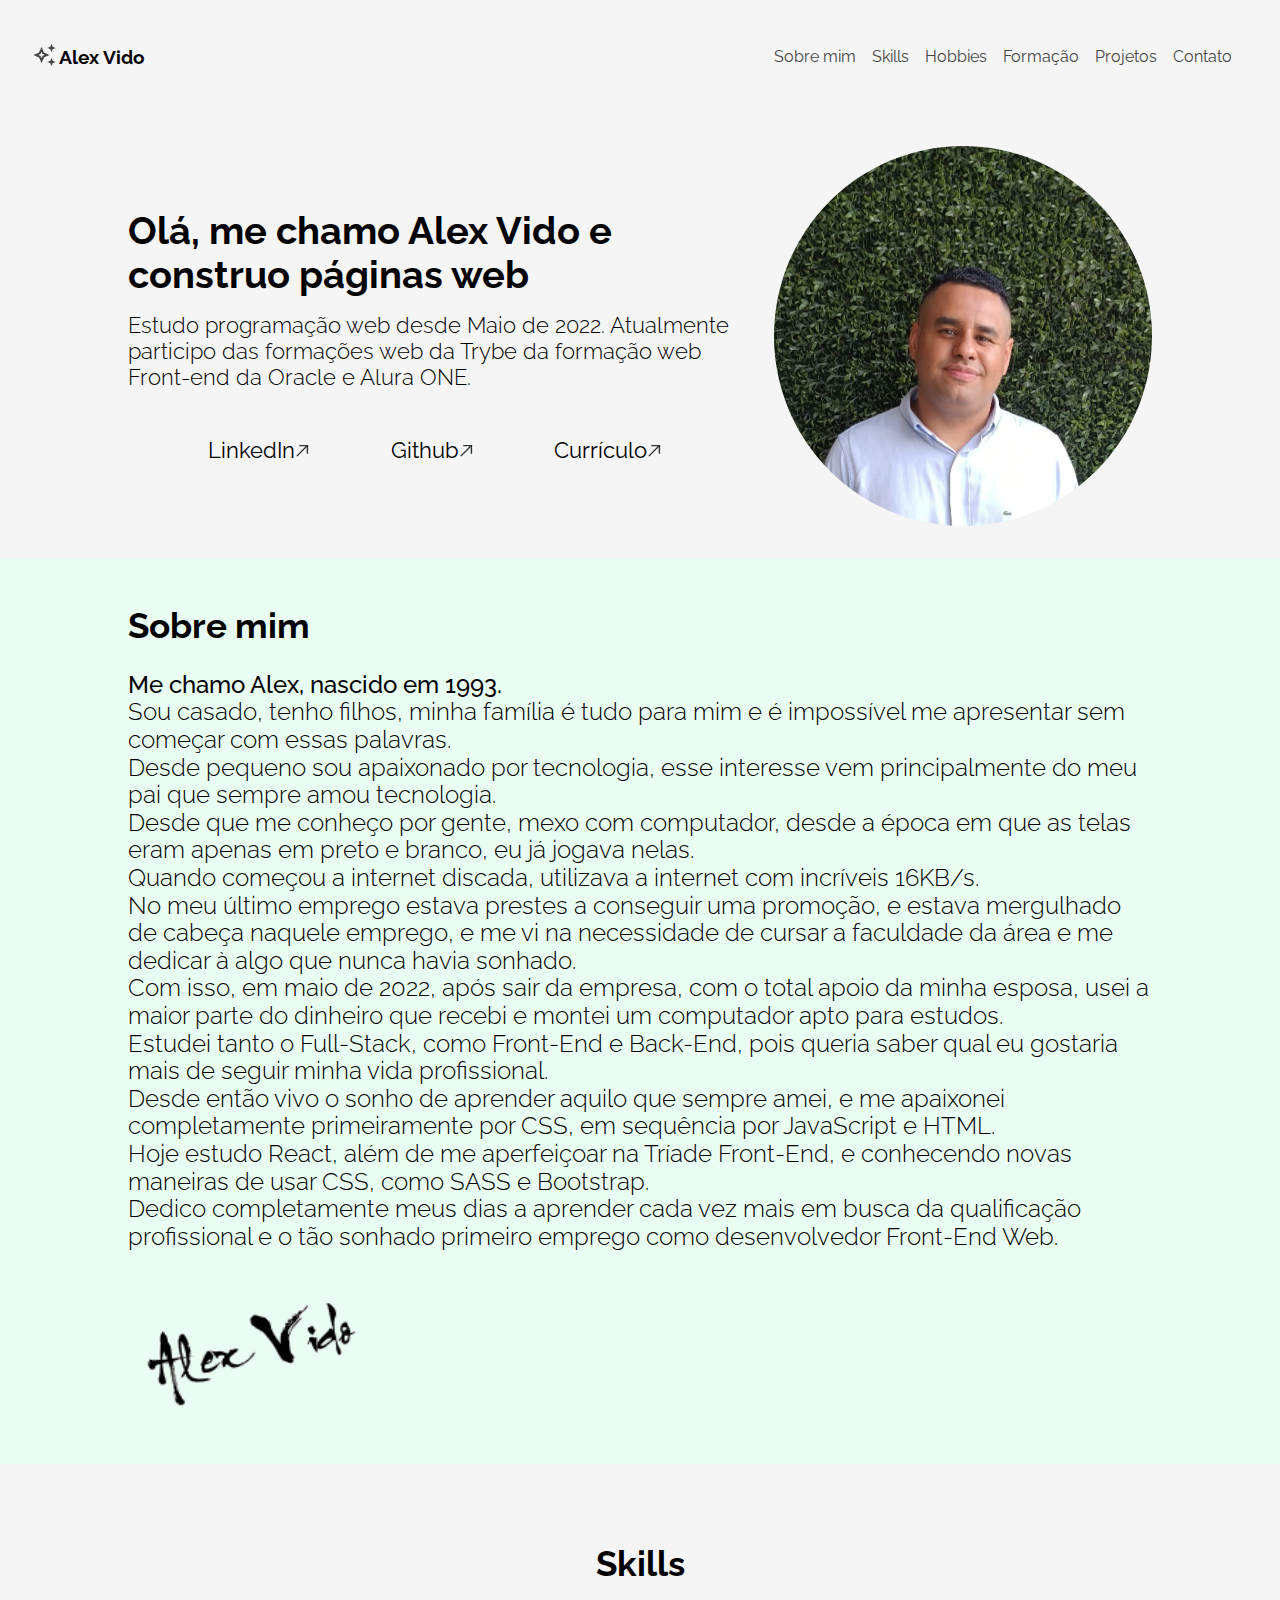
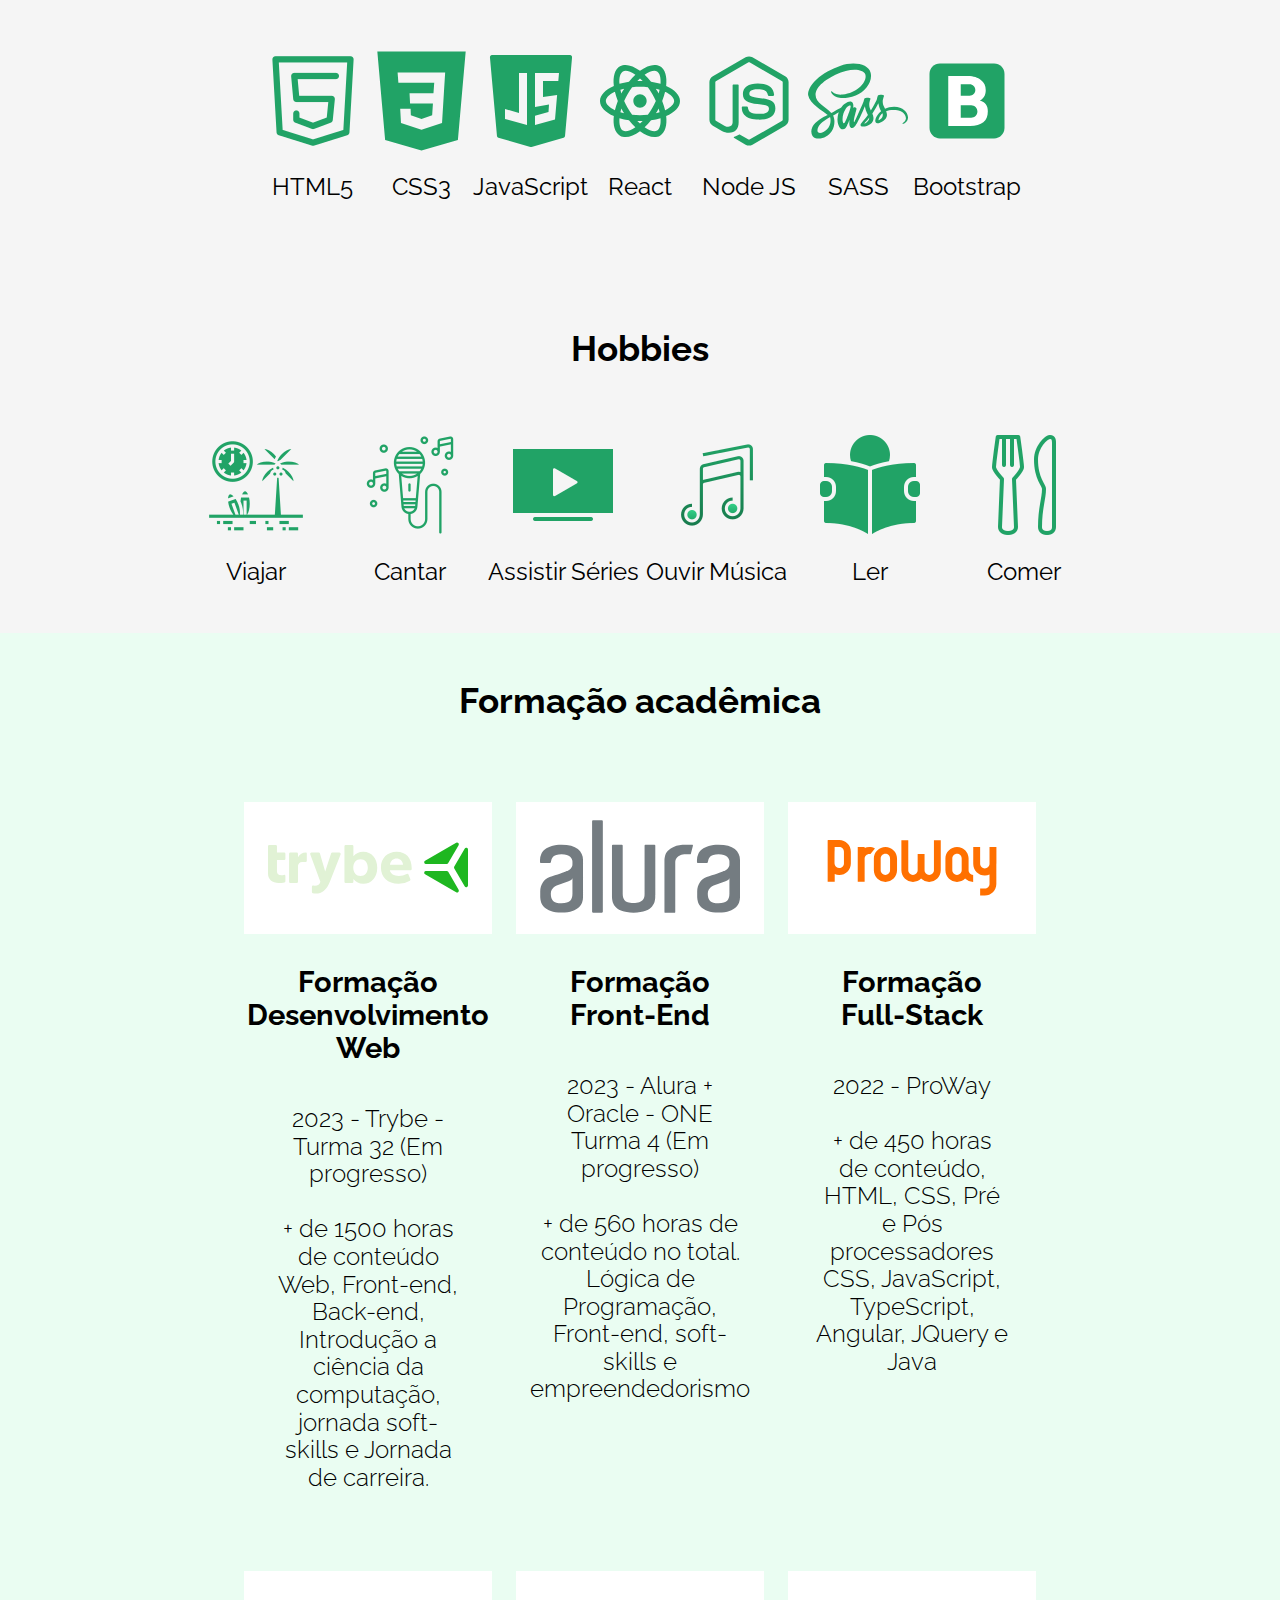
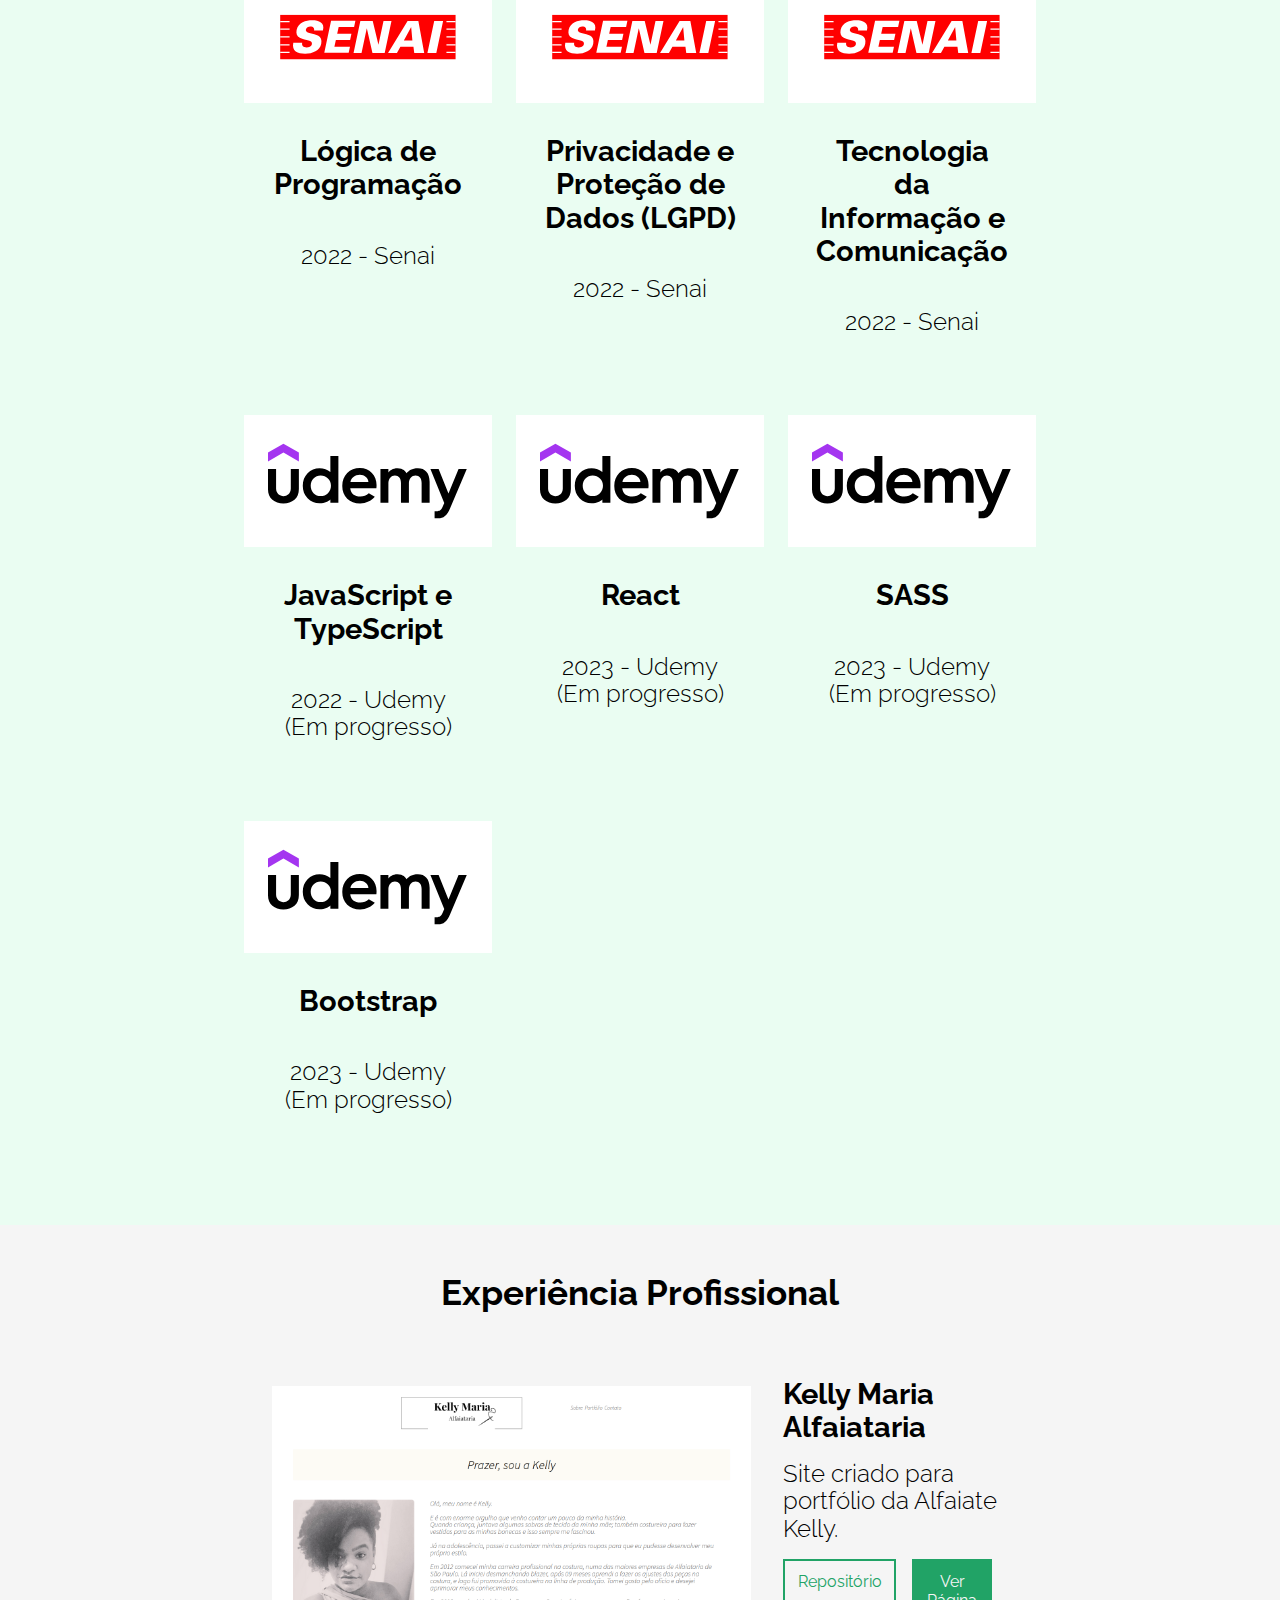
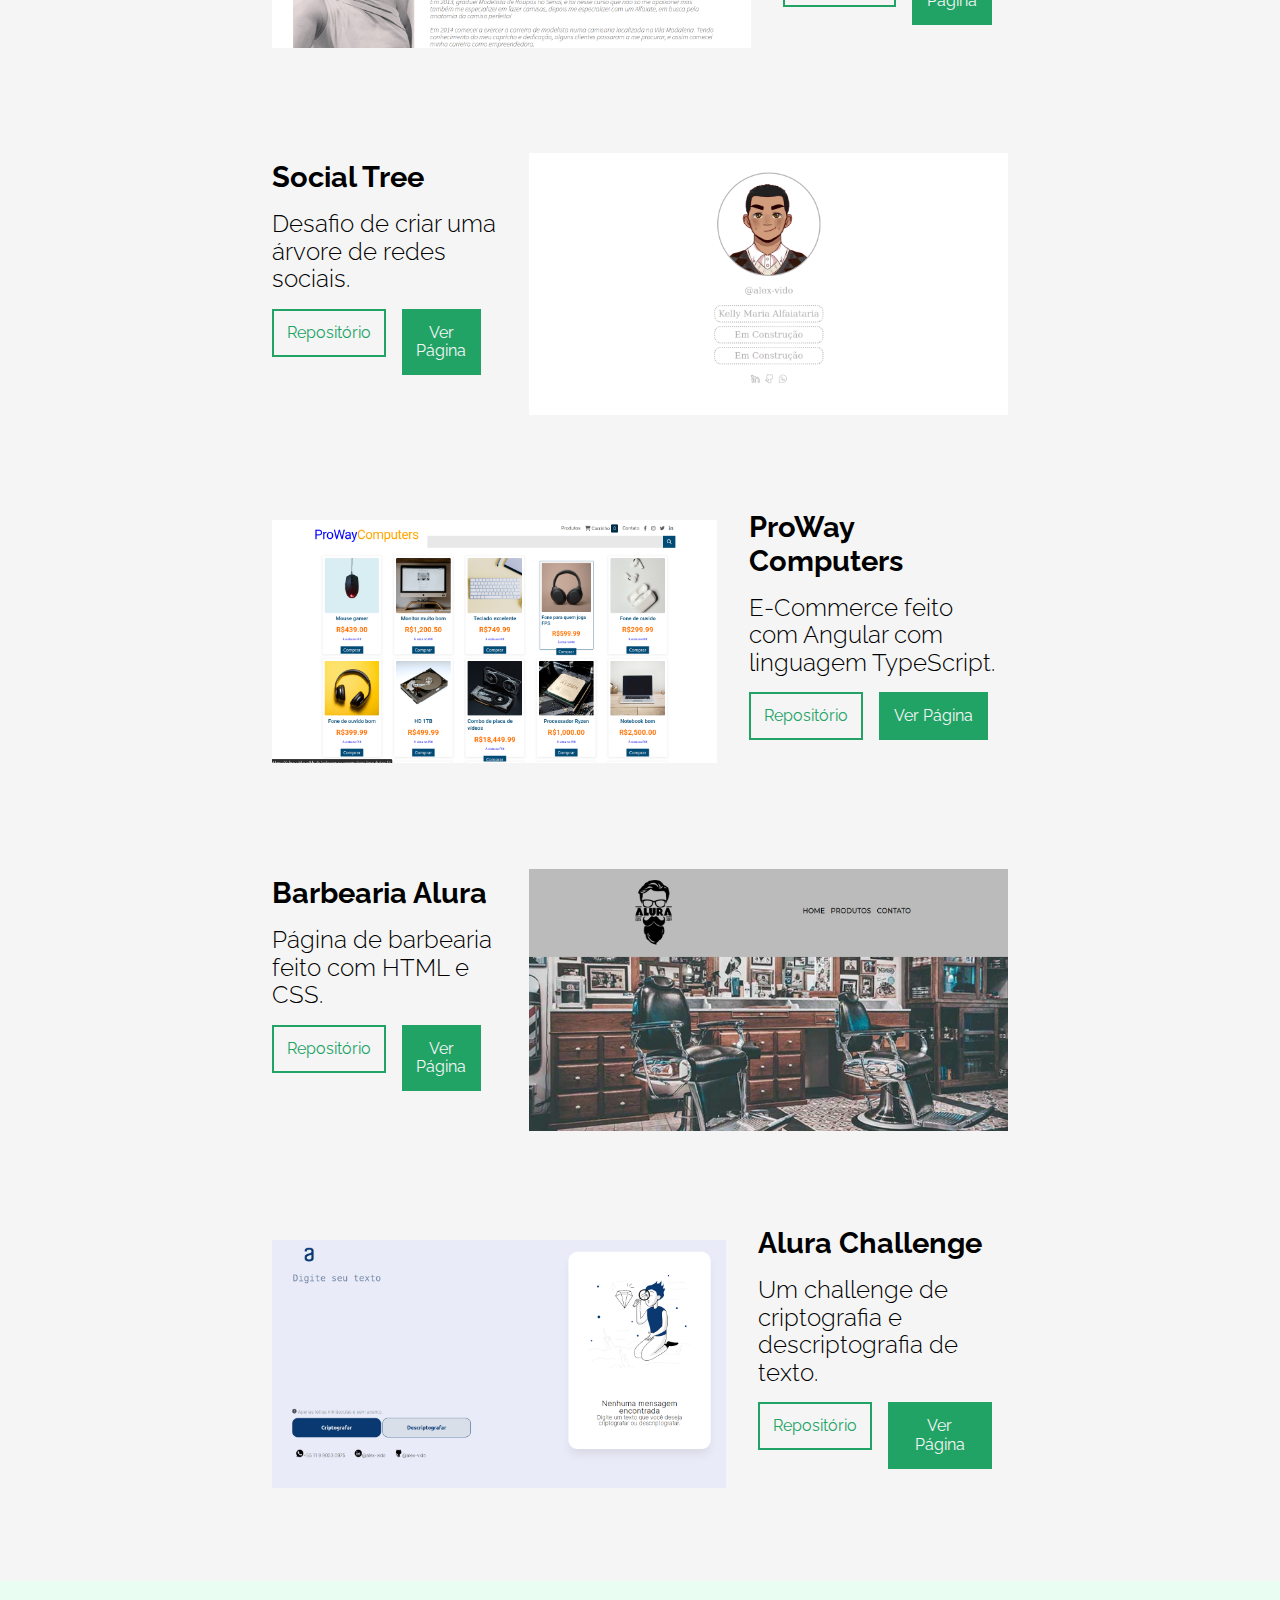
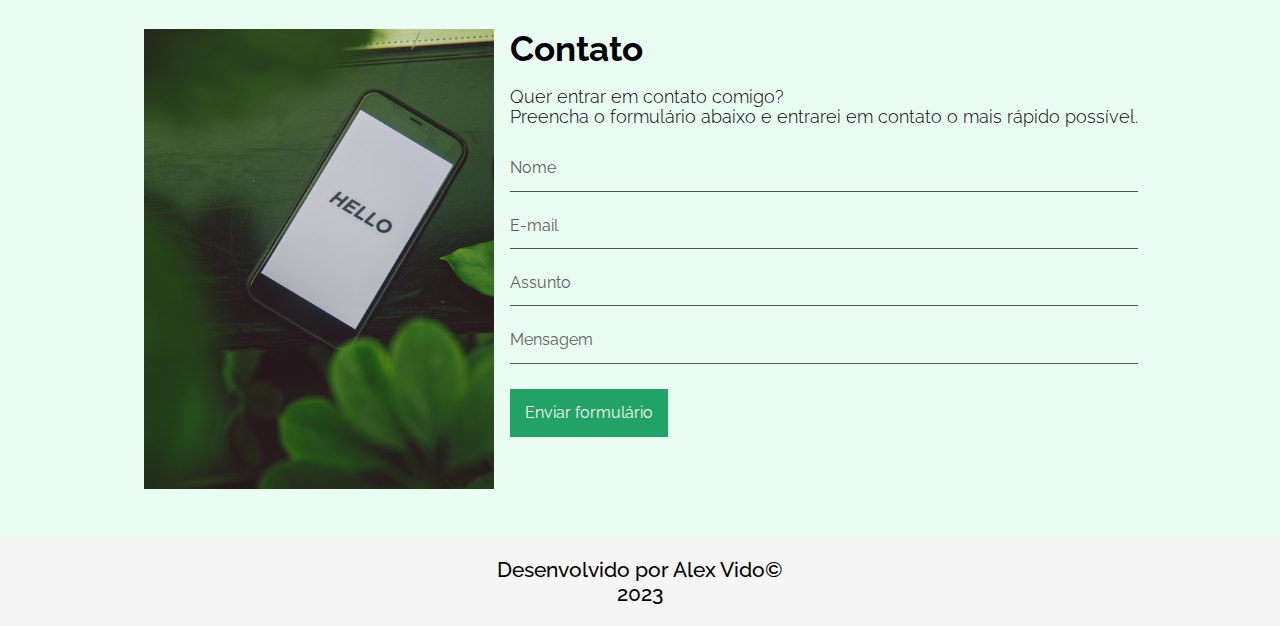
<file: index.html>
<!DOCTYPE html>
<html lang="pt-BR">
<head>
    <!-- Meta and title -->
    <meta charset="UTF-8">
    <meta http-equiv="X-UA-Compatible" content="IE=edge">
    <meta name="viewport" content="width=device-width, initial-scale=1.0">
    <title>Alex Vido | Portfólio</title>

    <!-- Google Fonts -->
    <link rel="preconnect" href="https://fonts.googleapis.com">
    <link rel="preconnect" href="https://fonts.gstatic.com" crossorigin>
    <link href="https://fonts.googleapis.com/css2?family=Raleway:ital,wght@0,100;0,300;0,500;0,600;0,700;1,300&display=swap" rel="stylesheet">

    <!-- Icons -->
    <!-- <a href="https://www.flaticon.com/br/icones-gratis/seta-para-cima-direita" title="seta para cima direita ícones">Seta para cima direita ícones criados por Freepik - Flaticon</a> -->
    <!-- <a target="_blank" href="https://icons8.com/icon/106036/logotipo-javascript">Logotipo JavaScript</a> icon by <a target="_blank" href="https://icons8.com">Icons8</a> -->
    <link rel="shortcut icon" href="./assets/img/icons/favicon.ico" type="image/x-icon">
    <link rel="apple-touch-icon" sizes="180x180" href="./assets/img/icons/apple-touch-icon.png">
    <link rel="icon" type="image/png" sizes="32x32" href="./assets/img/icons/favicon-32x32.png">
    <link rel="icon" type="image/png" sizes="16x16" href="./assets/img/icons/favicon-16x16.png">
    <link rel="manifest" href="./assets/img/icons/site.webmanifest">

    <!-- CSS -->
    <link rel="stylesheet" href="./assets/css/normalize.css">
    <link rel="stylesheet" href="./assets/css/reset.css">
    <link rel="stylesheet" href="./assets/css/style.css">
    <link rel="stylesheet" href="./assets/css/header.css">
    <link rel="stylesheet" href="./assets/css/main.css">
    <link rel="stylesheet" href="./assets/css/about.css">
    <link rel="stylesheet" href="./assets/css/skills.css">
    <link rel="stylesheet" href="./assets/css/hobbies.css">
    <link rel="stylesheet" href="./assets/css/education.css">
    <link rel="stylesheet" href="./assets/css/experience.css">
    <link rel="stylesheet" href="./assets/css/button.css">
    <link rel="stylesheet" href="./assets/css/contact.css">
    <link rel="stylesheet" href="./assets/css/footer.css">

</head>
<body>
    <header class="header">
        <nav class="header__nav">
            <h2 class="header__logo">Alex Vido</h2>
            <ul class="header__ul">
                <li class="header__item"><a href="#about" class="header__link">Sobre mim</a></li>
                <li class="header__item"><a href="#skills" class="header__link">Skills</a></li>
                <li class="header__item"><a href="#hobbies" class="header__link">Hobbies</a></li>
                <li class="header__item"><a href="#education" class="header__link">Formação</a></li>
                <li class="header__item"><a href="#experience" class="header__link">Projetos</a></li>
                <li class="header__item header__item--active"><a href="#contact" class="header__link header__link--active">Contato</a></li>
            </ul>
        </nav>
    </header>
    <main class="main" id="main">
        <div class="main__img"></div>
        <div class="main__container">
            <h1 class="title main__title">Olá, me chamo Alex Vido e construo páginas web</h1>
            <h2 class="description main__description">Estudo programação web desde Maio de 2022. Atualmente participo das formações web da Trybe da formação web Front-end da Oracle e Alura ONE.</h2>
            <nav class="main__nav">
                <ul class="main__ul">
                    <li class="main__item"><a href="https://www.linkedin.com/in/alexvido/" class="main__link" target="_blank" rel="noreferrer noopener">LinkedIn</a></li>
                    <li class="main__item"><a href="https://github.com/alex-vido/" class="main__link" target="_blank" rel="noreferrer noopener">Github</a></li>
                    <li class="main__item"><a href="https://drive.google.com/file/d/1ImylP2IdtMFeLlRan6ZRa4jPd0X-j1eK/view" class="main__link" target="_blank" rel="noreferrer noopener">Currículo</a></li>
                </ul>
            </nav>
        </div>
    </main>
    <section class="about" id="about">
        <h2 class="title">Sobre mim</h2>
        <p class="description"><b class="bold">Me chamo Alex, nascido em 1993.</b><br> Sou casado, tenho filhos, minha família é tudo para mim e é impossível me apresentar sem começar com essas palavras.<br>Desde pequeno sou apaixonado por tecnologia, esse interesse vem principalmente do meu pai que sempre amou tecnologia.<br> Desde que me conheço por gente, mexo com computador, desde a época em que as telas eram apenas em preto e branco, eu já jogava nelas.<br> Quando começou a internet discada, utilizava a internet com incríveis 16KB/s.<br> No meu último emprego estava prestes a conseguir uma promoção, e estava mergulhado de cabeça naquele emprego, e me vi na necessidade de cursar a faculdade da área e me dedicar à algo que nunca havia sonhado.<br> Com isso, em maio de 2022, após sair da empresa, com o total apoio da minha esposa, usei a maior parte do dinheiro que recebi e montei um computador apto para estudos.<br> Estudei tanto o Full-Stack, como Front-End e Back-End, pois queria saber qual eu gostaria mais de seguir minha vida profissional.<br>  Desde então vivo o sonho de aprender aquilo que sempre amei, e me apaixonei completamente primeiramente por CSS, em sequência por JavaScript e HTML.<br> Hoje estudo React, além de me aperfeiçoar na Tríade Front-End, e conhecendo novas maneiras de usar CSS, como SASS e Bootstrap.<br> Dedico completamente meus dias a aprender cada vez mais em busca da qualificação profissional e o tão sonhado primeiro emprego como desenvolvedor Front-End Web.</p>
        <div class="about__signature"></div>
    </section>
    <section class="skills" id="skills">
        <div class="container">
            <h3 class="title">Skills</h3>
            <ul class="skills__ul">
                <li class="skills__item"><a href="https://www.w3schools.com/html/" class="skills__link__img skills__link__img--html" target="_blank">HTML5</a></li>
                <li class="skills__item"><a href="https://developer.mozilla.org/en-US/docs/Web/CSS" class="skills__link__img skills__link__img--css" target="_blank">CSS3</a></li>
                <li class="skills__item"><a href="https://www.javascript.com/" class="skills__link__img skills__link__img--js" target="_blank">JavaScript</a></li>
                <li class="skills__item"><a href="https://reactjs.org/" class="skills__link__img skills__link__img--react" target="_blank">React</a></li>
                <li class="skills__item"><a href="https://nodejs.org/en/" class="skills__link__img skills__link__img--node" target="_blank">Node JS</a></li>
                <li class="skills__item"><a href="https://sass-lang.com/" class="skills__link__img skills__link__img--sass" target="_blank">SASS</a></li>
                <li class="skills__item"><a href="https://getbootstrap.com/" class="skills__link__img skills__link__img--bootstrap" target="_blank">Bootstrap</a></li>
            </ul>
        </div>
    </section>
    <section class="hobbies" id="hobbies">
            <h3 class="title">Hobbies</h3>
            <ul class="hobbies__ul">
                <li class="hobbies__item hobbies__item__img hobbies__item__img--travel">Viajar</li>
                <li class="hobbies__item hobbies__item__img hobbies__item__img--sing">Cantar</li>
                <li class="hobbies__item hobbies__item__img hobbies__item__img--series">Assistir Séries</li>
                <li class="hobbies__item hobbies__item__img hobbies__item__img--music">Ouvir Música</li>
                <li class="hobbies__item hobbies__item__img hobbies__item__img--read">Ler</li>
                <li class="hobbies__item hobbies__item__img hobbies__item__img--eat">Comer</li>                
            </ul>
    </section>
    <section class="education" id="education">
        <h3 class="title">Formação acadêmica</h3>
        <div class="container">
            <div class="education__container">
                <div class="education__img education__img--trybe"></div>
                <h4 class="subtitle">Formação Desenvolvimento Web</h4>
                <p class="description">2023 - Trybe - Turma 32 (Em progresso)<br><br>+ de 1500 horas de conteúdo Web, Front-end, Back-end, Introdução a ciência da computação, jornada soft-skills e Jornada de carreira.</p>
            </div>

            <div class="education__container">
                <div class="education__img education__img--alura"></div>
                <h4 class="subtitle">Formação Front-End</h4>
                <p class="description">2023 - Alura + Oracle - ONE Turma 4 (Em progresso)<br><br>+ de 560 horas de conteúdo no total. Lógica de Programação, Front-end, soft-skills e empreendedorismo</p>
            </div>

            <div class="education__container">
                <div class="education__img education__img--proway"></div>
                <h4 class="subtitle">Formação Full-Stack </h4>
                <p class="description">2022 - ProWay <br><br>+ de 450 horas de conteúdo, HTML, CSS, Pré e Pós processadores CSS, JavaScript, TypeScript, Angular, JQuery e Java</p>
            </div>

            <div class="education__container">
                <div class="education__img education__img--senai"></div>
                <h4 class="subtitle">Lógica de Programação</h4>
                <p class="description">2022 - Senai</p>
            </div>
            
            <div class="education__container">
                <div class="education__img education__img--senai"></div>
                <h4 class="subtitle">Privacidade e Proteção de Dados (LGPD)</h4>
                <p class="description">2022 - Senai</p>
            </div>

            <div class="education__container">
                <div class="education__img education__img--senai"></div>
                <h4 class="subtitle">Tecnologia da Informação e Comunicação</h4>
                <p class="description">2022 - Senai</p>
            </div>

            <div class="education__container">
                <div class="education__img education__img--udemy"></div>
                <h4 class="subtitle">JavaScript e TypeScript</h4>
                <p class="description">2022 - Udemy (Em progresso)</p>
            </div>

            <div class="education__container">
                <div class="education__img education__img--udemy"></div>
                <h4 class="subtitle">React</h4>
                <p class="description">2023 - Udemy (Em progresso)</p>
            </div>

            <div class="education__container">
                <div class="education__img education__img--udemy"></div>
                <h4 class="subtitle">SASS</h4>
                <p class="description">2023 - Udemy (Em progresso)</p>
            </div>

            <div class="education__container">
                <div class="education__img education__img--udemy"></div>
                <h4 class="subtitle">Bootstrap</h4>
                <p class="description">2023 - Udemy (Em progresso)</p>
            </div>

    </div>
    </section>
    <section class="experience" id="experience">
        <h3 class="title">Experiência Profissional</h3>

        <div class="container">
            <div class="experience__img experience__img--kelly"></div>
            <div class="experience__container">
                <h4 class="subtitle">Kelly Maria Alfaiataria</h4>
                <p class="description">Site criado para portfólio da Alfaiate Kelly.</p>
                <div class="button__container">
                    <a class="experience__link" href="https://github.com/alex-vido/kellymariaalfaiataria" target="_blank" rel="noreferrer noopener"><button class="button button--white">Repositório</button></a>
                    <a  class="experience__link" href="https://kellymariaalfaiataria.com.br/" target="_blank" rel="noreferrer noopener"><button class="button button--green">Ver Página</button></a>  
                </div>
            </div>
        </div>

        <div class="container">
            <div class="experience__img experience__img--socialTree"></div>
            <div class="experience__container">
                <h4 class="subtitle">Social Tree</h4>
                <p class="description">Desafio de criar uma árvore de redes sociais.</p>
                <div class="button__container">
                    <a class="experience__link" href="https://github.com/alex-vido/social-tree" target="_blank" rel="noreferrer noopener" ><button class="button button--white">Repositório</button></a>
                    <a class="experience__link" href="http://alexvido.com.br/" target="_blank" rel="noreferrer noopener" ><button class="button button--green">Ver Página</button></a>
                </div>
            </div>
        </div>


        <div class="container">
            <div class="experience__img experience__img--proWay"></div>
            <div class="experience__container">
                <h4 class="subtitle">ProWay Computers</h4>
                <p class="description">E-Commerce feito com Angular com linguagem TypeScript.</p>
                <div class="button__container">
                    <a class="experience__link" href="https://github.com/alex-vido/proway-computers" target="_blank" rel="noreferrer noopener"><button class="button button--white">Repositório</button></a>
                    <a class="experience__link" href="https://alex-vido.github.io/proway-computers/" target="_blank" rel="noreferrer noopener"><button class="button button--green">Ver Página</button></a>  
                </div>
            </div>
        </div>

        <div class="container">    
            <div class="experience__img experience__img--barbeariaAlura"></div>
            <div class="experience__container">
                <h4 class="subtitle">Barbearia Alura</h4>
                <p class="description">Página de barbearia feito com HTML e CSS.</p>
                <div class="button__container">
                    <a class="experience__link" href="https://github.com/alex-vido/barbeariaalura" target="_blank" rel="noreferrer noopener"><button class="button button--white">Repositório</button></a>
                    <a class="experience__link" href="https://alex-vido.github.io/barbeariaalura/" target="_blank" rel="noreferrer noopener"><button class="button button--green">Ver Página</button></a>
                </div>
            </div>
        </div>

        <div class="container">
            <div class="experience__img experience__img--aluraChallenge"></div>
            <div class="experience__container">
                <h4 class="subtitle">Alura Challenge</h4>
                <p class="description">Um challenge de criptografia e descriptografia de texto.</p>
                <div class="button__container">
                    <a class="experience__link" href="https://github.com/alex-vido/alurachallenge" target="_blank" rel="noreferrer noopener"><button class="button button--white">Repositório</button></a>
                    <a class="experience__link" href="https://alex-vido.github.io/alurachallenge/" target="_blank" rel="noreferrer noopener"><button class="button button--green">Ver Página</button></a>
                </div>
            </div>
        </div>

    </section>
    <section class="contact" id="contact">
        <div class="contact__img"></div>
        <div class="container__external">
            <h3 class="title">Contato</h3>
            <p class="contact__description">Quer entrar em contato comigo?<br>
                Preencha o formulário abaixo e entrarei em contato o mais rápido possível.</p>

                <form target="_blank" action="https://formsubmit.co/11c8702ee09bb86b0ffcded4f629c0eb" method="POST">
                    
                <div class="contact__container">
                    <input class="contact__input" type="text" name="name" id="name" placeholder="nome" required>
                    <label class="contact__label" for="name">Nome</label>
                </div>
                <div class="contact__container">
                    <input class="contact__input" type="email" name="email" id="email" placeholder="email" required>
                    <label class="contact__label" for="email">E-mail</label>
                </div>
                <div class="contact__container">
                    <input class="contact__input" type="text" name="topic" id="topic" placeholder="assunto" required>
                    <label class="contact__label" for="topic">Assunto</label>
                </div>
                <div class="contact__container">
                    <input class="contact__input" type="text" name="message" id="message" placeholder="mensagem" required>
                    <label class="contact__label" for="message">Mensagem</label>
                </div>
                <button type="submit" class="button button--green">Enviar formulário</button>
                <input type="hidden" name="_next" value="https://alexvido.com.br/thanks.html" rel="noreferrer noopener">
                <input type="hidden" name="_subject" value="New submission!">
            </form>
    </div>
    </section>
    <footer class="footer">
        <p class="footer__title">
            Desenvolvido por Alex Vido&copy;
        </p>
        <p class="footer__subtitle">2023</p>
    </footer>
</body>
</html>
</file>
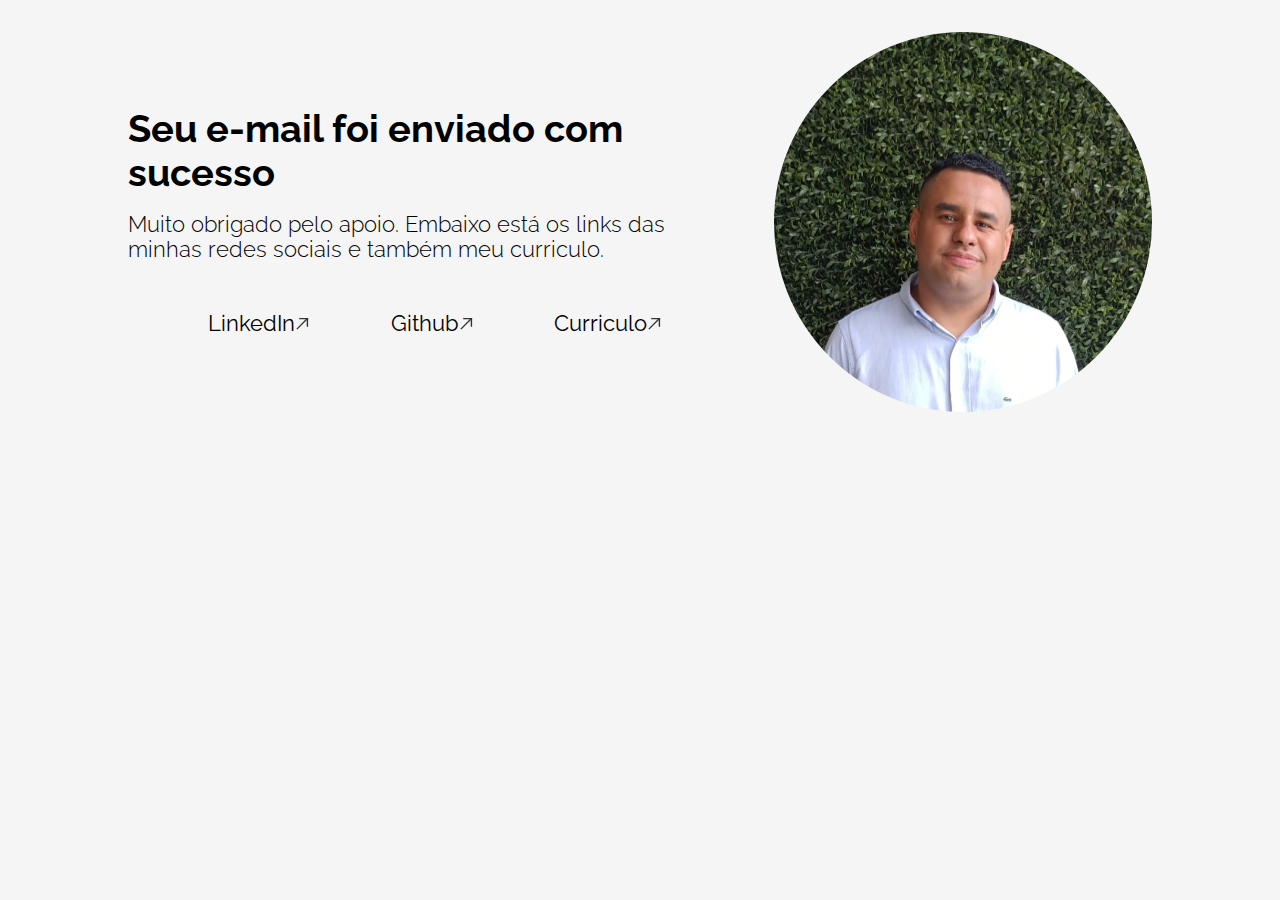
<file: thanks.html>
<!DOCTYPE html>
<html lang="en">
<head>
    <meta charset="UTF-8">
    <meta http-equiv="X-UA-Compatible" content="IE=edge">
    <meta name="viewport" content="width=device-width, initial-scale=1.0">
    <title>Alex Vido | Obrigado</title>

    <link rel="preconnect" href="https://fonts.googleapis.com">
    <link rel="preconnect" href="https://fonts.gstatic.com" crossorigin>
    <link href="https://fonts.googleapis.com/css2?family=Raleway:ital,wght@0,100;0,300;0,500;0,600;0,700;1,300&display=swap" rel="stylesheet">

    <!-- Icons -->
    <!-- <a href="https://www.flaticon.com/br/icones-gratis/seta-para-cima-direita" title="seta para cima direita ícones">Seta para cima direita ícones criados por Freepik - Flaticon</a> -->
    <!-- <a target="_blank" href="https://icons8.com/icon/106036/logotipo-javascript">Logotipo JavaScript</a> icon by <a target="_blank" href="https://icons8.com">Icons8</a> -->

    <!-- CSS -->
    <link rel="stylesheet" href="./assets/css/normalize.css">
    <link rel="stylesheet" href="./assets/css/reset.css">
    <link rel="stylesheet" href="./assets/css/style.css">
    <link rel="stylesheet" href="./assets/css/main.css">
    <link rel="stylesheet" href="./assets/css/button.css">
</head>
<body>
    <main class="main" id="main">
        <div class="main__img"></div>
        <div class="main__container">
            <h1 class="title main__title">Seu e-mail foi enviado com sucesso</h1>
            <h2 class="description main__description">Muito obrigado pelo apoio. Embaixo está os links das minhas redes sociais e também meu curriculo.</h2>
            <nav class="main__nav">
                <ul class="main__ul">
                    <li class="main__item"><a href="https://www.linkedin.com/in/alexvido/" class="main__link" target="_blank">LinkedIn</a></li>
                    <li class="main__item"><a  href="https://github.com/alex-vido/" class="main__link" target="_blank">Github</a></li>
                    <li class="main__item"><a  href="https://drive.google.com/file/d/1ImylP2IdtMFeLlRan6ZRa4jPd0X-j1eK/view" class="main__link" target="_blank">Curriculo</a></li>
                </ul>
            </nav>
        </div>
    </main>
</body>
</html>
</file>
<file: assets/css/style.css>
body {
    background-color: #f5f5f5;
    font-family: 'Raleway', sans-serif;
    scroll-behavior:smooth;
}

.title {
    font-size: 1.8rem;
    margin: 1rem 0;
}

.subtitle {
    font-size: 1.3rem;
    margin: 1rem 0;
}

.description {
    font-size: 1.3rem;
    font-weight: 300;
    margin-bottom: 2rem;
}

.bold {
    font-weight: 500;
}

.about, 
.container, 
.education, 
.contact, 
.header, 
.hobbies, 
.main, 
.experience, 
.skills {
    padding: 1rem;
}

.about, 
.education, 
.contact {
    background-color: #eafdf2;
}

.education,
.hobbies, 
.experience, 
.skills {
    text-align: center;
}

@media screen and (min-width: 768px) {
    .about, 
    .container, 
    .education, 
    .contact, 
    .header, 
    .hobbies, 
    .main, 
    .experience, 
    .skills {
        padding: 2rem;
    }
}

@media screen and (min-width: 1200px) {
    .about, 
    .container, 
    .education, 
    .contact, 
    .hobbies, 
    .main, 
    .experience, 
    .skills {
        padding: 2rem 8rem;
    }

    .title {
        font-size: 2.2rem;
        margin: 1rem 0;
    }

    .subtitle {
        font-size: 1.8rem;
    }
    
    .description {
        font-size: 1.5rem;
    }
}
</file>
<file: assets/css/header.css>
.header__logo {
    align-items: center;
    display: flex;
    flex-direction: row;
    font-size: 1.2rem;
}

.header__logo::before {
    content: url(../img/icons/auto_awesome_black_24dp\ 1.png);
    align-items: center;
    display: flex;
    height: 1.2rem;
    margin-right: 8px;
    width: 1.2rem;
}

.header__nav {
    display: flex;
    justify-content: space-between;
}

.header__item {
    text-decoration: none;
    display: none;
}

.header__item--active {
    display: flex;
}

.header__link {
    text-decoration: none;
    color: #464646;
}

@media screen and (min-width: 1200px) {
    .header__ul {
        display: flex;
        flex-direction: row;
    }

    .header__item {
        display: flex;
        margin-right: 1rem;
    }
}
</file>
<file: assets/css/main.css>
.main__img {
    background-image:url('../img/profile-photo.jpg');
    border-radius: 100%;
    background-repeat: no-repeat;
    background-size: cover;
    height:230px;
    margin-bottom: 2rem;
    width: 230px;
}

.main__ul { 
    display: flex;
    justify-content: space-evenly;
}

.main__item {
    align-items: center;
    display: flex;
    flex-direction: row;
    font-size: 1.4rem;
    text-decoration: none;
    list-style: none;
}

.main__item::after {
    align-items: center;
    content: url(../img/icons/seta-cima-direita.svg);
}

.main__link {
    text-decoration: none;
    list-style: none;
    color: #000;
}

@media screen and (min-width: 768px) {
    .main {
        display: flex;
        flex-direction: row-reverse;
        justify-content: space-between;
    }

    .main__img {
        height: 250px;
        width: 250px;
        margin-left: 2rem;
    }

    .main__container {
        text-align: left;
        max-width: 60%;
    }
}

@media screen and (min-width: 1200px) {
    .main {
        justify-content: space-between;
    }
    .main__container {
        display: flex;
        flex-direction: column;
        justify-content: center;
    }

    .main__img {
        height: 380px;
        width: 380px;
        margin-bottom: 0;

    }

    .main__title {
        font-size: 2.4rem;
    }

    .main__description {
        font-size: 1.4rem;
    }
}
</file>
<file: assets/css/about.css>
.about__signature {
    background-image: url(../img/signature.png);
    background-repeat: no-repeat;
    height: 100px;
    width: 160px;
}

@media screen and (min-width: 1200px) {
    .about__signature {
        background-size: cover;
        height: 150px;
        width: 240px;  
    }
}
</file>
<file: assets/css/skills.css>
.skills__ul {
    display: flex;
    flex-wrap: wrap;
    justify-content: center;
}

.skills__item {
    display: flex;
    list-style: none;
    position: relative;
    justify-content: center;
    width: 46%;
}

.skills__link__img {
    align-items: flex-end;
    background-position: center;
    background-repeat: no-repeat;
    color: #000;
    display: flex;
    font-size: 1.5rem;
	height: 200px;
    justify-content: center;
    text-decoration: none;
	width: 150px;
}
    /* Icon Color #21A366 */
.skills__link__img--html {
    background-image: url(../../img/icons/icons8-html5.png);
}

.skills__link__img--css {
    background-image: url(../../img/icons/icons8-css3.svg);
}

.skills__link__img--js {
    background-image: url(../../img/icons/icons8-javascript.svg);
}

.skills__link__img--react {
    background-image: url(../../img/icons/icons8-react.svg);
}

.skills__link__img--node {
    background-image: url(../../img/icons/icons8-node.svg);
}

.skills__link__img--sass {
    background-image: url(../../img/icons/icons8-sass.svg);
}

.skills__link__img--bootstrap {
    background-image: url(../../img/icons/icons8-bootstrap.svg);
}

.skills__link__img {
    align-items: flex-end;
    background-position: center;
    background-repeat: no-repeat;
    color: #000;
    display: flex;
    font-size: 1.5rem;
	height: 200px;
    justify-content: center;
    text-decoration: none;
	width: 150px;
}
    /* Icon Color #21A366 */
.skills__link__img--html {
    background-image: url(../img/icons/icons8-html5.png);
}

.skills__link__img--css {
    background-image: url(../img/icons/icons8-css3.svg);
}

.skills__link__img--js {
    background-image: url(../img/icons/icons8-javascript.svg);
}

.skills__link__img--react {
    background-image: url(../img/icons/icons8-react.svg);
}

.skills__link__img--node {
    background-image: url(../img/icons/icons8-node.svg);
}

.skills__link__img--sass {
    background-image: url(../img/icons/icons8-sass.svg);
}

.skills__link__img--bootstrap {
    background-image: url(../img/icons/icons8-bootstrap.svg);
}

@media screen and (min-width: 768px) {
    .skills__item {
        width: 30%;
    }

    .skills__ul {
        align-items: center;
        justify-content: center;
    }
}

@media screen and (min-width: 1200px) {
    .skills__item {
        width: 14.2%;
    }

}
</file>
<file: assets/css/hobbies.css>
.hobbies__ul {
    display: flex;
    flex-wrap: wrap;
    justify-content: center;
}

.hobbies__item {
    list-style: none;
    text-align: center;
    position: relative;
    width: 46%;
}

.hobbies__item__img {
    align-items: flex-end;
    background-position: center;
    background-repeat: no-repeat;
    display: flex;
    font-size: 1.5rem;
	height: 200px;
    justify-content: center;
    text-decoration: none;
	width: 150px;
}

    /* Icon Color #21A366 */

.hobbies__item__img--travel {
    background-image: url(../img/icons/icons8-travel.png);
}

.hobbies__item__img--sing {
    background-image: url(../img/icons/icons8-sing.png);
}

.hobbies__item__img--series {
    background-image: url(../img/icons/icons8-series.png);
}

.hobbies__item__img--music {
    background-image: url(../img/icons/icons8-music.png);
}

.hobbies__item__img--read {
    background-image: url(../img/icons/icons8-read.png);

}

.hobbies__item__img--eat {
    background-image: url(../img/icons/icons8-eat.png);
}

@media screen and (min-width: 768px) {
    .hobbies__item {
        width: 30%;
    }
}

@media screen and (min-width: 1200px) {
    .hobbies__item {
        width: 15%;
    }
}
</file>
<file: assets/css/education.css>
.education {
    flex-direction: column;
    display: flex;
}

.education__img {
    background-color: #fff;
    background-position: center;
    background-repeat: no-repeat;
    color: #000;
    margin: 1rem 0;
    padding: 2rem;
}

.education__container {
    display: flex;
    flex-direction: column;
}

.education__img--alura {
    content: url(../img/logos/logo-alura.svg);
}

.education__img--proway {
    content: url(../img/logos/logo-proway.svg);
}

.education__img--senai {
    content: url(../img/logos/logo-senai.svg);
}

.education__img--trybe {
    content: url(../img/logos/logo-trybe.svg);
}

.education__img--udemy {
    content: url(../img/logos/logo-udemy.svg);
}

@media screen and (min-width: 768px) {
    .education {
        flex-direction: row;
        flex-wrap: wrap;
        justify-content: space-around;
    }

    .education .title {
        width: 100vh;
    }

    .education .container {
        display: flex;
        flex-wrap: wrap;
        justify-content: space-around;

    }
    .education__container {
        align-items: center;
        justify-content: start;
        margin: 1rem;
        width: 25%;
    }
}

@media screen and (min-width: 1200px) {

    .education .container {
        justify-content: space-between;  
    }

    .education__container {
        padding: 0;
        margin: 1rem;
        width: 25%;
    }

    .education .title {
        margin: 1rem;
    }

    .education__img {
        height: 100px;
        width: 200px;
        padding: 1rem 1.5rem;
    }
    
}
</file>
<file: assets/css/experience.css>
.experience__link {
    font-weight: 500;
    text-decoration: none;
}

.experience__img {
    background-size: contain;
    background-position: center;
    background-repeat: no-repeat;
    height: 70px;
    margin: 1rem;
    padding: 3rem;
}
.experience__img--kelly {
    background-image: url(../img/kelly.png);
}

.experience__img--socialTree {
    background-image: url(../img/socialTree.png);
}

.experience__img--proWay {
    background-image: url(../img/proWay.png);
}

.experience__img--barbeariaAlura {
    background-image: url(../img/barbeariaAlura.png);
}

.experience__img--aluraChallenge {
    background-image: url(../img/aluraChallenge.png);
}

@media screen and (min-width: 768px) {
    .experience__img {
        padding: 10rem;
    }

    .experience .subtitle,
    .experience .description,
    .button__container {
        display: flex;
        justify-content: start;
        margin: 1rem;
    }
}

@media screen and (min-width: 1200px) {

    .experience .container {
        display: flex;
        justify-content: space-between;
        align-items: center;
    }

    .experience .container:nth-child(odd) {
        flex-direction: row-reverse;
    }

    .experience__img {
        padding-right: 2rem;
        padding-bottom: 2rem;
        width: 600px;
    }

    .experience .subtitle,
    .experience .description {
        text-align: left;
    }
}
</file>
<file: assets/css/button.css>
.button {
    border-color: #21A366;
    border-style: solid ;
    border-width: 2px;
    border-radius: 0px;
    cursor: pointer;
    padding: 0.8rem;
    margin-right: 1rem;
    margin-bottom: 2rem;
}

.button:disabled {
    cursor: not-allowed;
}

.button--white {
    background-color: #f5f5f5;
    color: #21A366;
}

.button--green {
    background-color: #21A366;
    color: #F5F5F5;
}
</file>
<file: assets/css/contact.css>
.contact__container {
	position:relative;
	margin-bottom:25px;
}
.contact__label {
	position:absolute;
	top:0px;
	left:0px;
	font-size:16px;
	color:#606060;	
    cursor:none;
	transition: all 0.5s ease-in-out;
}

.contact__description {
    font-size: 1.1rem;
    font-weight: 300;
    margin-bottom: 2rem;
}

.contact__input { 
  border:0;
  border-bottom:1px solid #555;  
  background:transparent;
  width:100%;
  padding:8px 0 5px 0;
  font-size:16px;
  color:#808080;
}

.contact__input::placeholder {
	visibility: hidden;
    color: #00000000;
}

.contact__input:focus { 
 border:none;	
 outline:none;
 border-bottom:1px solid #21A366;	
}

.contact__input:not(:placeholder-shown) + .contact__label, .contact__input:focus + .contact__label {
	top:-12px;
	font-size:12px;	
}

.success {
	color: #21A366;
	font-size: 1.8rem;
	text-align: center;
    margin: 1rem 0;
}

.error {
	color: tomato;
	font-size: 1.8rem;
	text-align: center;
    margin: 1rem 0;
}

@media screen and (min-width: 1200px) {
	.contact {
		display: flex;
	}
	
	.contact__img {
		background-image: url(../img/contact.jpg);

		background-size: cover;
		height: 460px;
		margin: 1rem;
		width: 350px;
				
	}
}
</file>
<file: assets/css/footer.css>
.footer {
    margin: 1.2rem;
}

.footer__title {
    font-size: 1.3rem;
    font-weight: 500;
    text-align: center;
    margin-bottom: 0;
}

.footer__subtitle {
    margin-top: 0;
    font-size: 1.3rem;
    font-weight: 500;
    text-align: center;
}
</file>
